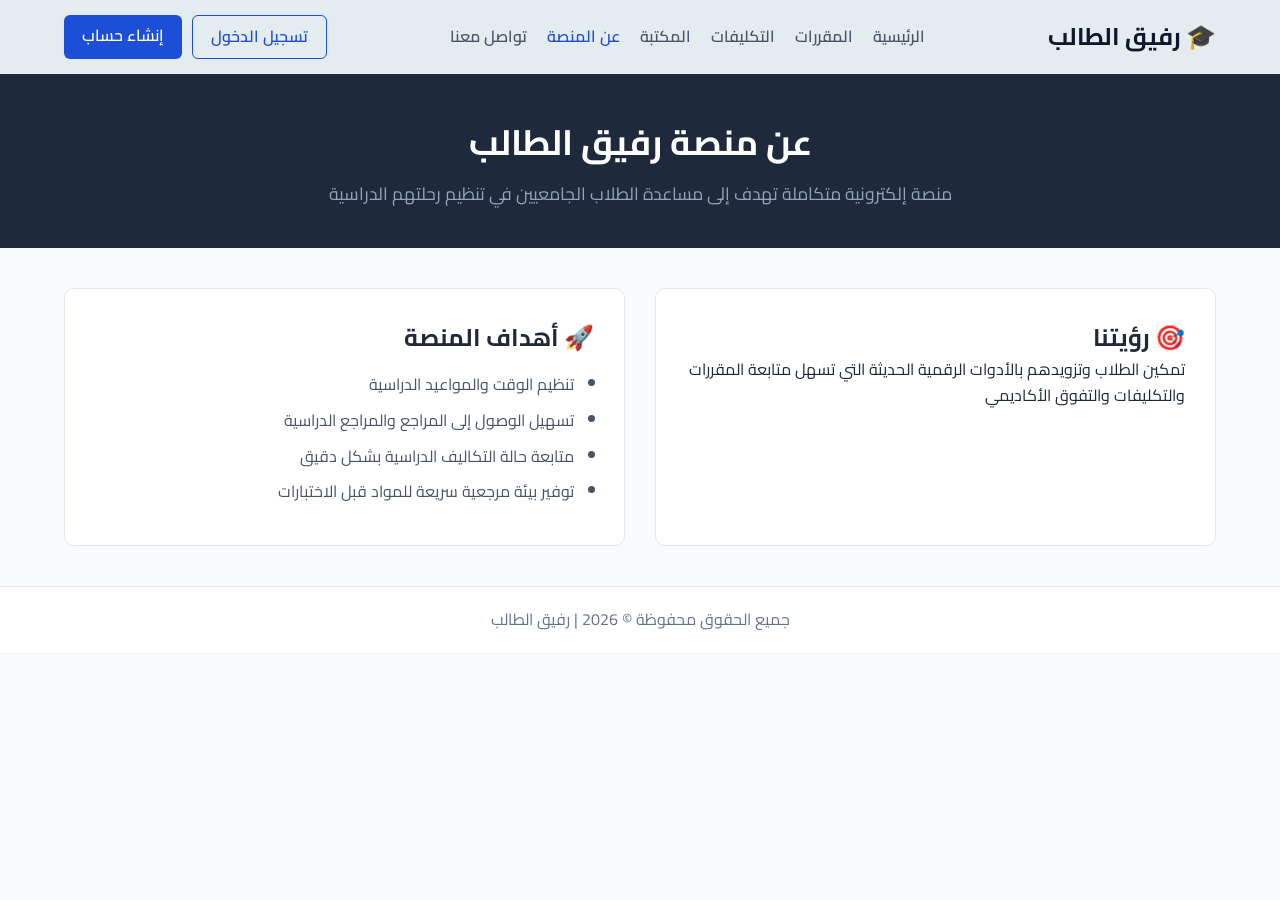
<file: about.html>
<!DOCTYPE html>
<html lang="ar" dir="rtl">

<head>
    <meta charset="UTF-8">
    <meta name="viewport" content="width=device-width, initial-scale=1.0">
    <title>من نحن | رفيق الطالب</title>
    <link rel="stylesheet" href="style.css">
    <link rel="preconnect" href="https://fonts.googleapis.com">
    <link rel="preconnect" href="https://fonts.gstatic.com" crossorigin>
    <link href="https://fonts.googleapis.com/css2?family=Cairo:wght@300;400;600;700&display=swap" rel="stylesheet">
</head>

<body>

    <header>
        <div class="logo">🎓 رفيق الطالب</div>
        <nav>
            <ul>
                <li><a href="index.html">الرئيسية</a></li>
                <li><a href="courses.html">المقررات</a></li>
                <li><a href="assignments.html">التكليفات</a></li>
                <li><a href="library.html">المكتبة</a></li>
                <li><a href="about.html" class="active">عن المنصة</a></li>
                <li><a href="contact.html">تواصل معنا</a></li>
            </ul>
        </nav>
        <div class="buttons">
            <a href="login.html" class="login-btn">تسجيل الدخول</a>
            <a href="register.html" class="register-btn">إنشاء حساب</a>
        </div>
    </header>

    <section class="page-banner">
        <div class="container">
            <h1>عن منصة رفيق الطالب</h1>
            <p>منصة إلكترونية متكاملة تهدف إلى مساعدة الطلاب الجامعيين في تنظيم رحلتهم الدراسية</p>
        </div>
    </section>

    <section class="about-content">
        <div class="container">
            <div class="about-grid">
                
                <div class="about-card">
                    <h2>🎯 رؤيتنا</h2>
                    <p>تمكين الطلاب وتزويدهم بالأدوات الرقمية الحديثة التي تسهل متابعة المقررات والتكليفات والتفوق الأكاديمي</p>
                </div>

                <div class="about-card">
                    <h2>🚀 أهداف المنصة</h2>
                    <ul class="styled-list">
                        <li>تنظيم الوقت والمواعيد الدراسية</li>
                        <li>تسهيل الوصول إلى المراجع والمراجع الدراسية</li>
                        <li>متابعة حالة التكاليف الدراسية بشكل دقيق</li>
                        <li>توفير بيئة مرجعية سريعة للمواد قبل الاختبارات</li>
                    </ul>
                </div>

            </div>
        </div>
    </section>

    <footer>
        <p>جميع الحقوق محفوظة © 2026 | رفيق الطالب</p>
    </footer>

</body>
</html>
</file>
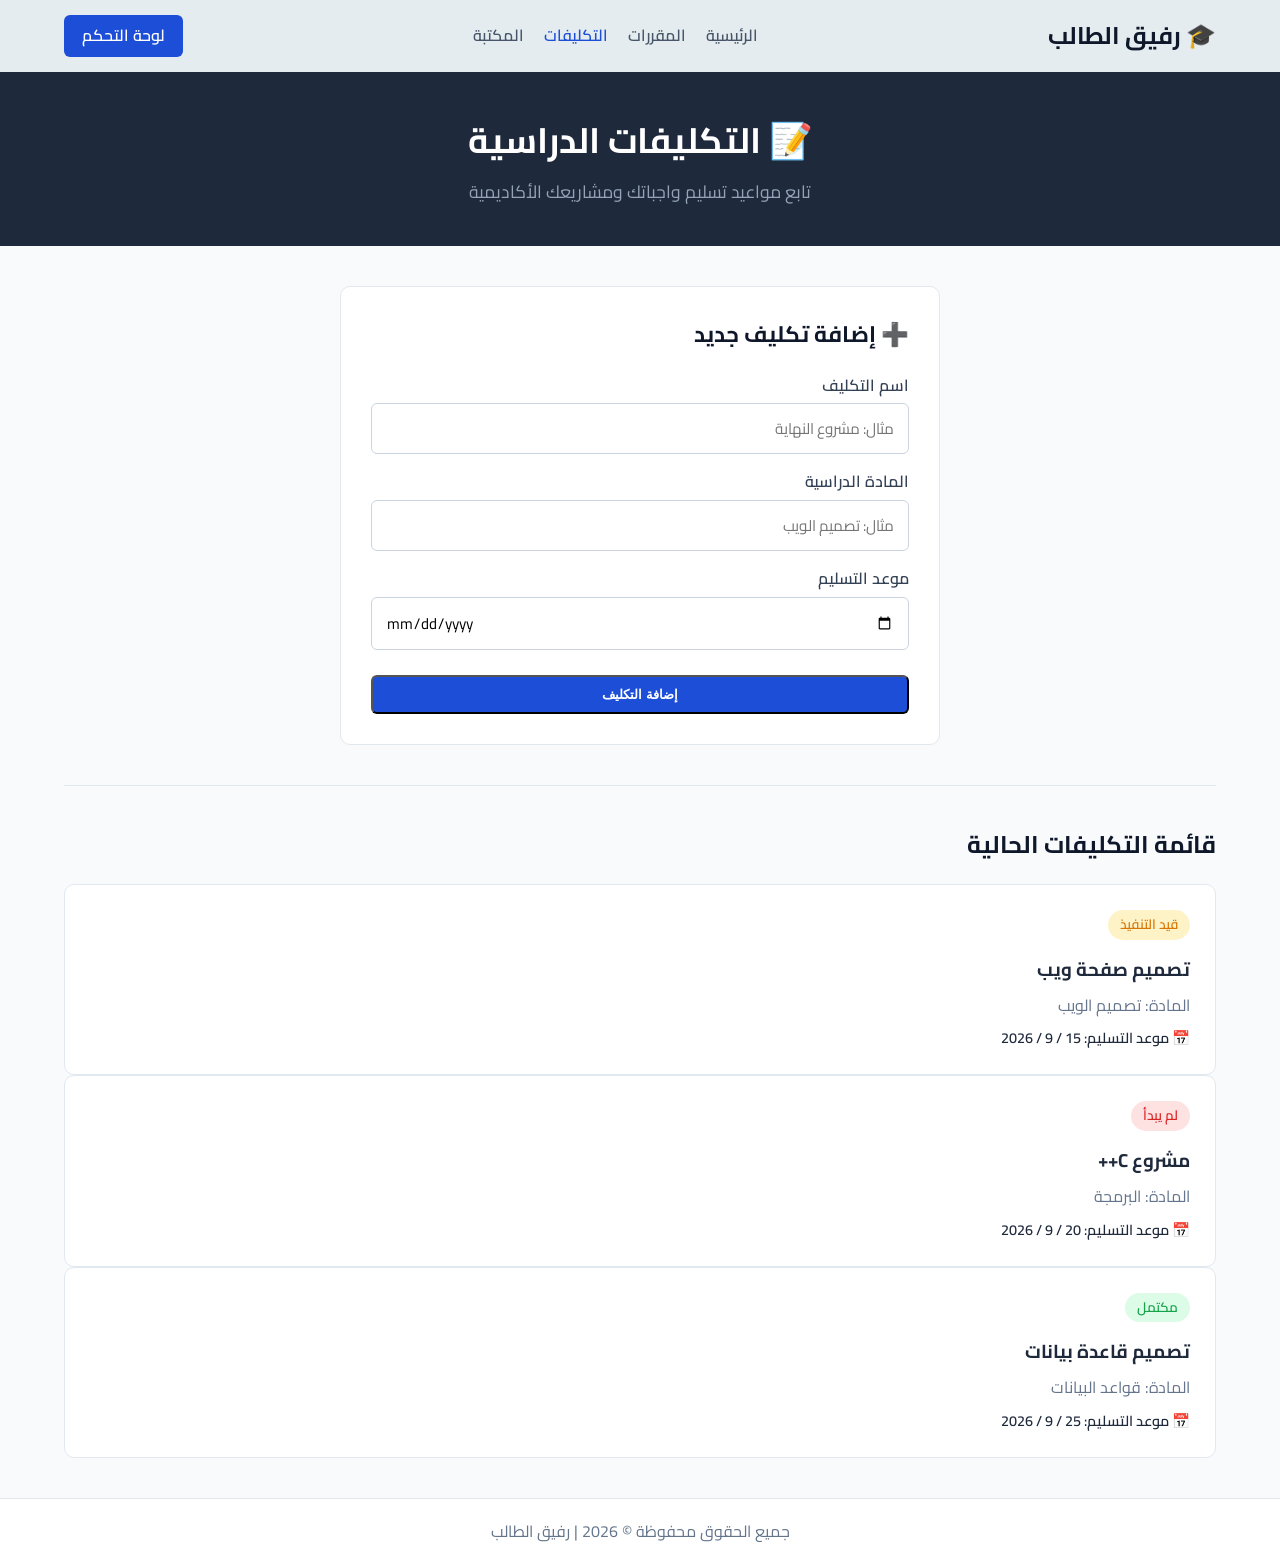
<file: assignments.html>
<!DOCTYPE html>
<html lang="ar" dir="rtl">

<head>
    <meta charset="UTF-8">
    <meta name="viewport" content="width=device-width, initial-scale=1.0">
    <title>التكليفات | رفيق الطالب</title>
    <link rel="stylesheet" href="style.css">
    <link rel="preconnect" href="https://fonts.googleapis.com">
    <link rel="preconnect" href="https://fonts.gstatic.com" crossorigin>
    <link href="https://fonts.googleapis.com/css2?family=Cairo:wght@300;400;600;700&display=swap" rel="stylesheet">
</head>

<body>

    <header>
        <div class="logo">🎓 رفيق الطالب</div>
        <nav>
            <ul>
                <li><a href="index.html">الرئيسية</a></li>
                <li><a href="courses.html">المقررات</a></li>
                <li><a href="assignments.html" class="active">التكليفات</a></li>
                <li><a href="library.html">المكتبة</a></li>
            </ul>
        </nav>
        <div class="buttons">
            <a href="dashboard.html" class="register-btn">لوحة التحكم</a>
        </div>
    </header>

    <section class="page-banner">
        <div class="container">
            <h1>📝 التكليفات الدراسية</h1>
            <p>تابع مواعيد تسليم واجباتك ومشاريعك الأكاديمية</p>
        </div>
    </section>

    <section class="assignments-section">
        <div class="container">
            
            <!-- نموذج إضافة تكليف جديد -->
            <div class="form-wrapper">
                <h2>➕ إضافة تكليف جديد</h2>
                <form id="assignmentsForm" class="custom-form">
                    <div class="form-group">
                        <label for="title">اسم التكليف</label>
                        <input type="text" id="title" placeholder="مثال: مشروع النهاية" required>
                    </div>
                    <div class="form-group">
                        <label for="subject">المادة الدراسية</label>
                        <input type="text" id="subject" placeholder="مثال: تصميم الويب" required>
                    </div>
                    <div class="form-group">
                        <label for="dueData">موعد التسليم</label>
                        <input type="date" id="dueData" required>
                    </div>
                    <button type="submit" class="btn btn-main full-width">إضافة التكليف</button>
                </form>
            </div>

            <hr class="section-divider">

            <!-- قائمة التكليفات -->
            <h2 class="sub-title">قائمة التكليفات الحالية</h2>
            <div class="cards-grid">

                <div class="assignment-card">
                    <div class="status-badge status-progress">قيد التنفيذ</div>
                    <h3>تصميم صفحة ويب</h3>
                    <p class="subject-name">المادة: تصميم الويب</p>
                    <p class="due-date">📅 موعد التسليم: 15 / 9 / 2026</p>
                </div>

                <div class="assignment-card">
                    <div class="status-badge status-pending">لم يبدأ</div>
                    <h3>مشروع C++</h3>
                    <p class="subject-name">المادة: البرمجة</p>
                    <p class="due-date">📅 موعد التسليم: 20 / 9 / 2026</p>
                </div>

                <div class="assignment-card">
                    <div class="status-badge status-done">مكتمل</div>
                    <h3>تصميم قاعدة بيانات</h3>
                    <p class="subject-name">المادة: قواعد البيانات</p>
                    <p class="due-date">📅 موعد التسليم: 25 / 9 / 2026</p>
                </div>

            </div>

        </div>
    </section>

    <footer>
        <p>جميع الحقوق محفوظة © 2026 | رفيق الطالب</p>
    </footer>

</body>
</html>
</file>
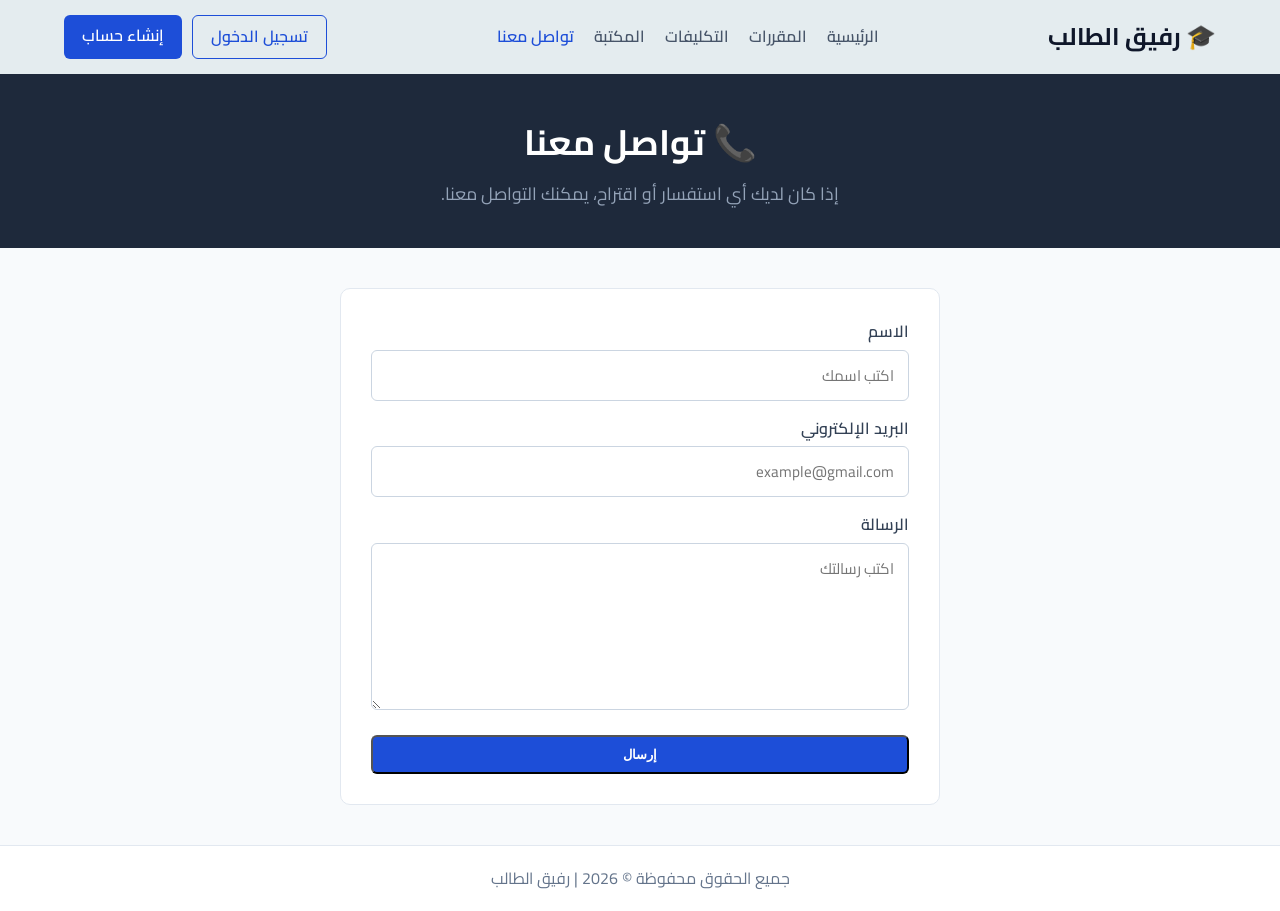
<file: contact.html>
<!DOCTYPE html>
<html lang="ar" dir="rtl">

<head>
    <meta charset="UTF-8">
    <meta name="viewport" content="width=device-width, initial-scale=1.0">
    <title>تواصل معنا | رفيق الطالب</title>
    <link rel="stylesheet" href="style.css">
    <link rel="preconnect" href="https://fonts.googleapis.com">
    <link rel="preconnect" href="https://fonts.gstatic.com" crossorigin>
    <link href="https://fonts.googleapis.com/css2?family=Cairo:wght@300;400;600;700&display=swap" rel="stylesheet">
</head>

<body>

    <header>
        <div class="logo">🎓 رفيق الطالب</div>
        <nav>
            <ul>
                <li><a href="index.html">الرئيسية</a></li>
                <li><a href="courses.html">المقررات</a></li>
                <li><a href="assignments.html">التكليفات</a></li>
                <li><a href="library.html">المكتبة</a></li>
                <li><a href="contact.html" class="active">تواصل معنا</a></li>
            </ul>
        </nav>
        <div class="buttons">
            <a href="login.html" class="login-btn">تسجيل الدخول</a>
            <a href="register.html" class="register-btn">إنشاء حساب</a>
        </div>
    </header>

    <section class="page-banner">
        <div class="container">
            <h1>📞 تواصل معنا</h1>
            <p>إذا كان لديك أي استفسار أو اقتراح، يمكنك التواصل معنا.</p>
        </div>
    </section>

    <section class="contact-section">
        <div class="container">
            <div class="form-wrapper">
                <form class="custom-form">
                    <div class="form-group">
                        <label for="name">الاسم</label>
                        <input type="text" id="name" placeholder="اكتب اسمك" required>
                    </div>
                    <div class="form-group">
                        <label for="email">البريد الإلكتروني</label>
                        <input type="email" id="email" placeholder="example@gmail.com" required>
                    </div>
                    <div class="form-group">
                        <label for="message">الرسالة</label>
                        <textarea id="message" rows="5" placeholder="اكتب رسالتك" required></textarea>
                    </div>
                    <button type="submit" class="btn btn-main full-width">إرسال</button>
                </form>
            </div>
        </div>
    </section>

    <footer>
        <p>جميع الحقوق محفوظة © 2026 | رفيق الطالب</p>
    </footer>

</body>
</html>
</file>
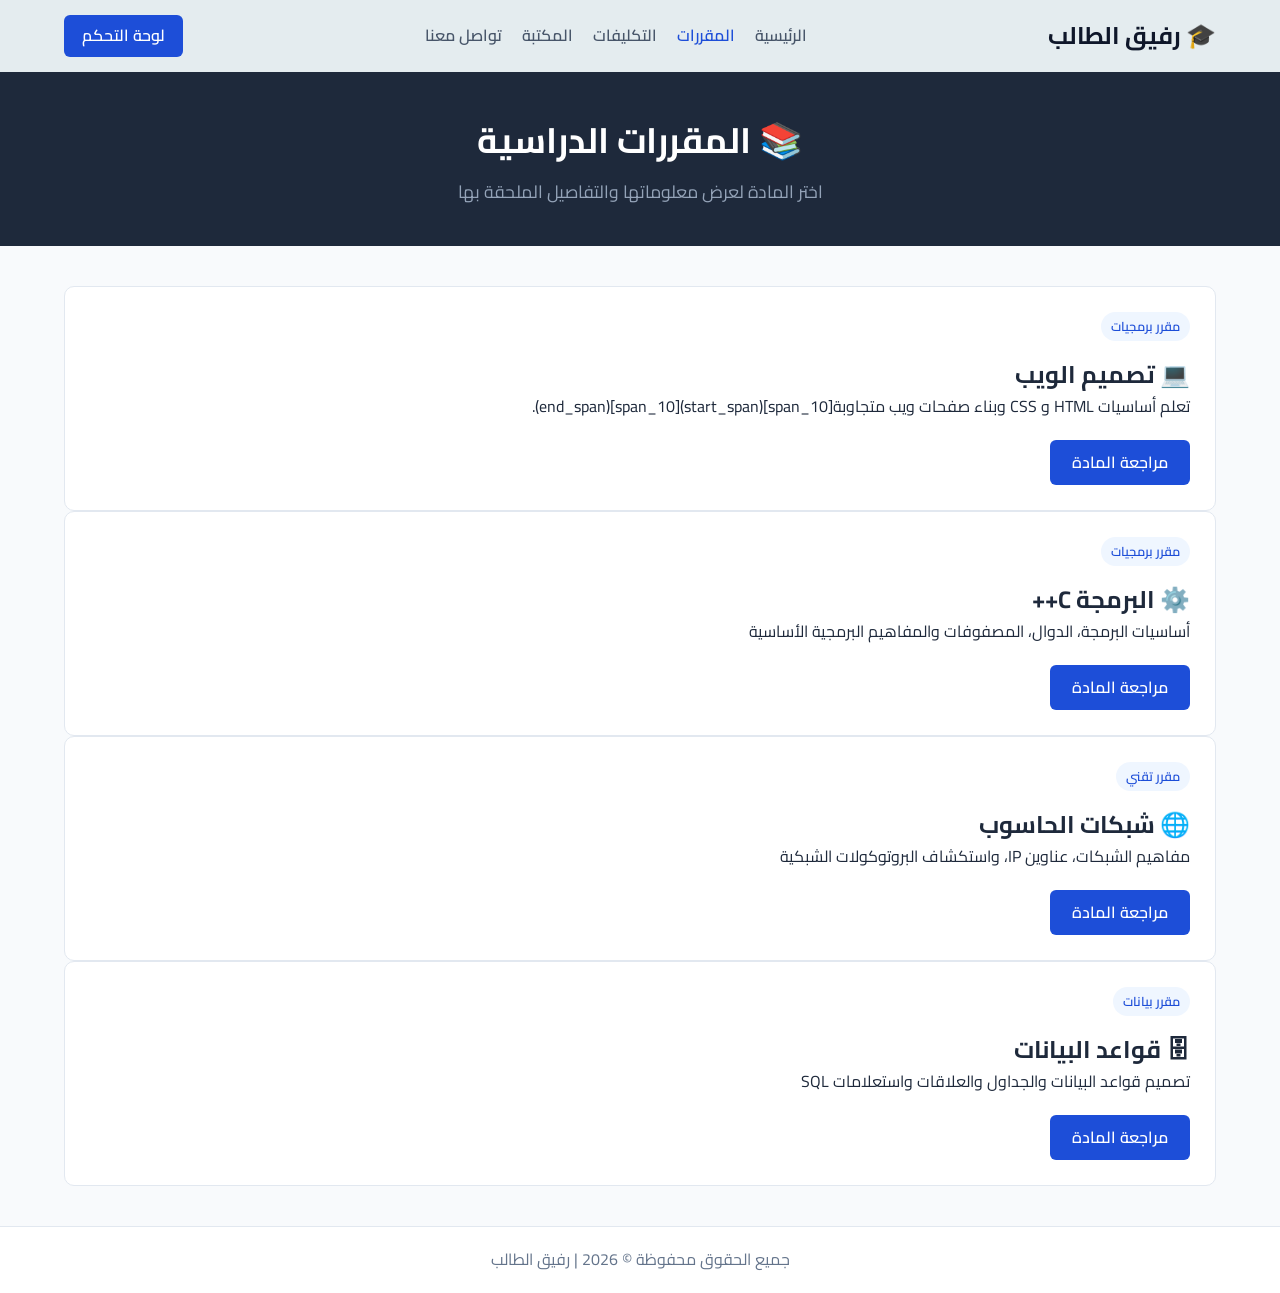
<file: courses.html>
<!DOCTYPE html>
<html lang="ar" dir="rtl">

<head>
    <meta charset="UTF-8">
    <meta name="viewport" content="width=device-width, initial-scale=1.0">
    <title>المقررات | رفيق الطالب</title>
    <link rel="stylesheet" href="style.css">
    <link rel="preconnect" href="https://fonts.googleapis.com">
    <link rel="preconnect" href="https://fonts.gstatic.com" crossorigin>
    <link href="https://fonts.googleapis.com/css2?family=Cairo:wght@300;400;600;700&display=swap" rel="stylesheet">
</head>

<body>

    <header>
        <div class="logo">🎓 رفيق الطالب</div>
        <nav>
            <ul>
                <li><a href="index.html">الرئيسية</a></li>
                <li><a href="courses.html" class="active">المقررات</a></li>
                <li><a href="assignments.html">التكليفات</a></li>
                <li><a href="library.html">المكتبة</a></li>
                <li><a href="contact.html">تواصل معنا</a></li>
            </ul>
        </nav>
        <div class="buttons">
            <a href="dashboard.html" class="register-btn">لوحة التحكم</a>
        </div>
    </header>

    <section class="page-banner">
        <div class="container">
            <h1>📚 المقررات الدراسية</h1>
            <p>اختر المادة لعرض معلوماتها والتفاصيل الملحقة بها</p>
        </div>
    </section>

    <section class="courses-section">
        <div class="container">
            <div class="cards-grid">

                <div class="course-card">
                    <div class="course-badge">مقرر برمجيات</div>
                    <h2>💻 تصميم الويب</h2>
                    <p>تعلم أساسيات HTML و CSS وبناء صفحات ويب متجاوبة[span_10](start_span)[span_10](end_span).</p>
                    <div class="card-footer">
                        <a href="review.html" class="btn btn-main">مراجعة المادة</a>
                    </div>
                </div>

                <div class="course-card">
                    <div class="course-badge">مقرر برمجيات</div>
                    <h2>⚙️ البرمجة C++</h2>
                    <p>أساسيات البرمجة، الدوال، المصفوفات والمفاهيم البرمجية الأساسية</p>
                    <div class="card-footer">
                        <a href="review.html" class="btn btn-main">مراجعة المادة</a>
                    </div>
                </div>

                <div class="course-card">
                    <div class="course-badge">مقرر تقني</div>
                    <h2>🌐 شبكات الحاسوب</h2>
                    <p>مفاهيم الشبكات، عناوين IP، واستكشاف البروتوكولات الشبكية</p>
                    <div class="card-footer">
                        <a href="review.html" class="btn btn-main">مراجعة المادة</a>
                    </div>
                </div>

                <div class="course-card">
                    <div class="course-badge">مقرر بيانات</div>
                    <h2>🗄 قواعد البيانات</h2>
                    <p>تصميم قواعد البيانات والجداول والعلاقات واستعلامات SQL</p>
                    <div class="card-footer">
                        <a href="review.html" class="btn btn-main">مراجعة المادة</a>
                    </div>
                </div>

            </div>
        </div>
    </section>

    <footer>
        <p>جميع الحقوق محفوظة © 2026 | رفيق الطالب</p>
    </footer>

</body>
</html>
</file>
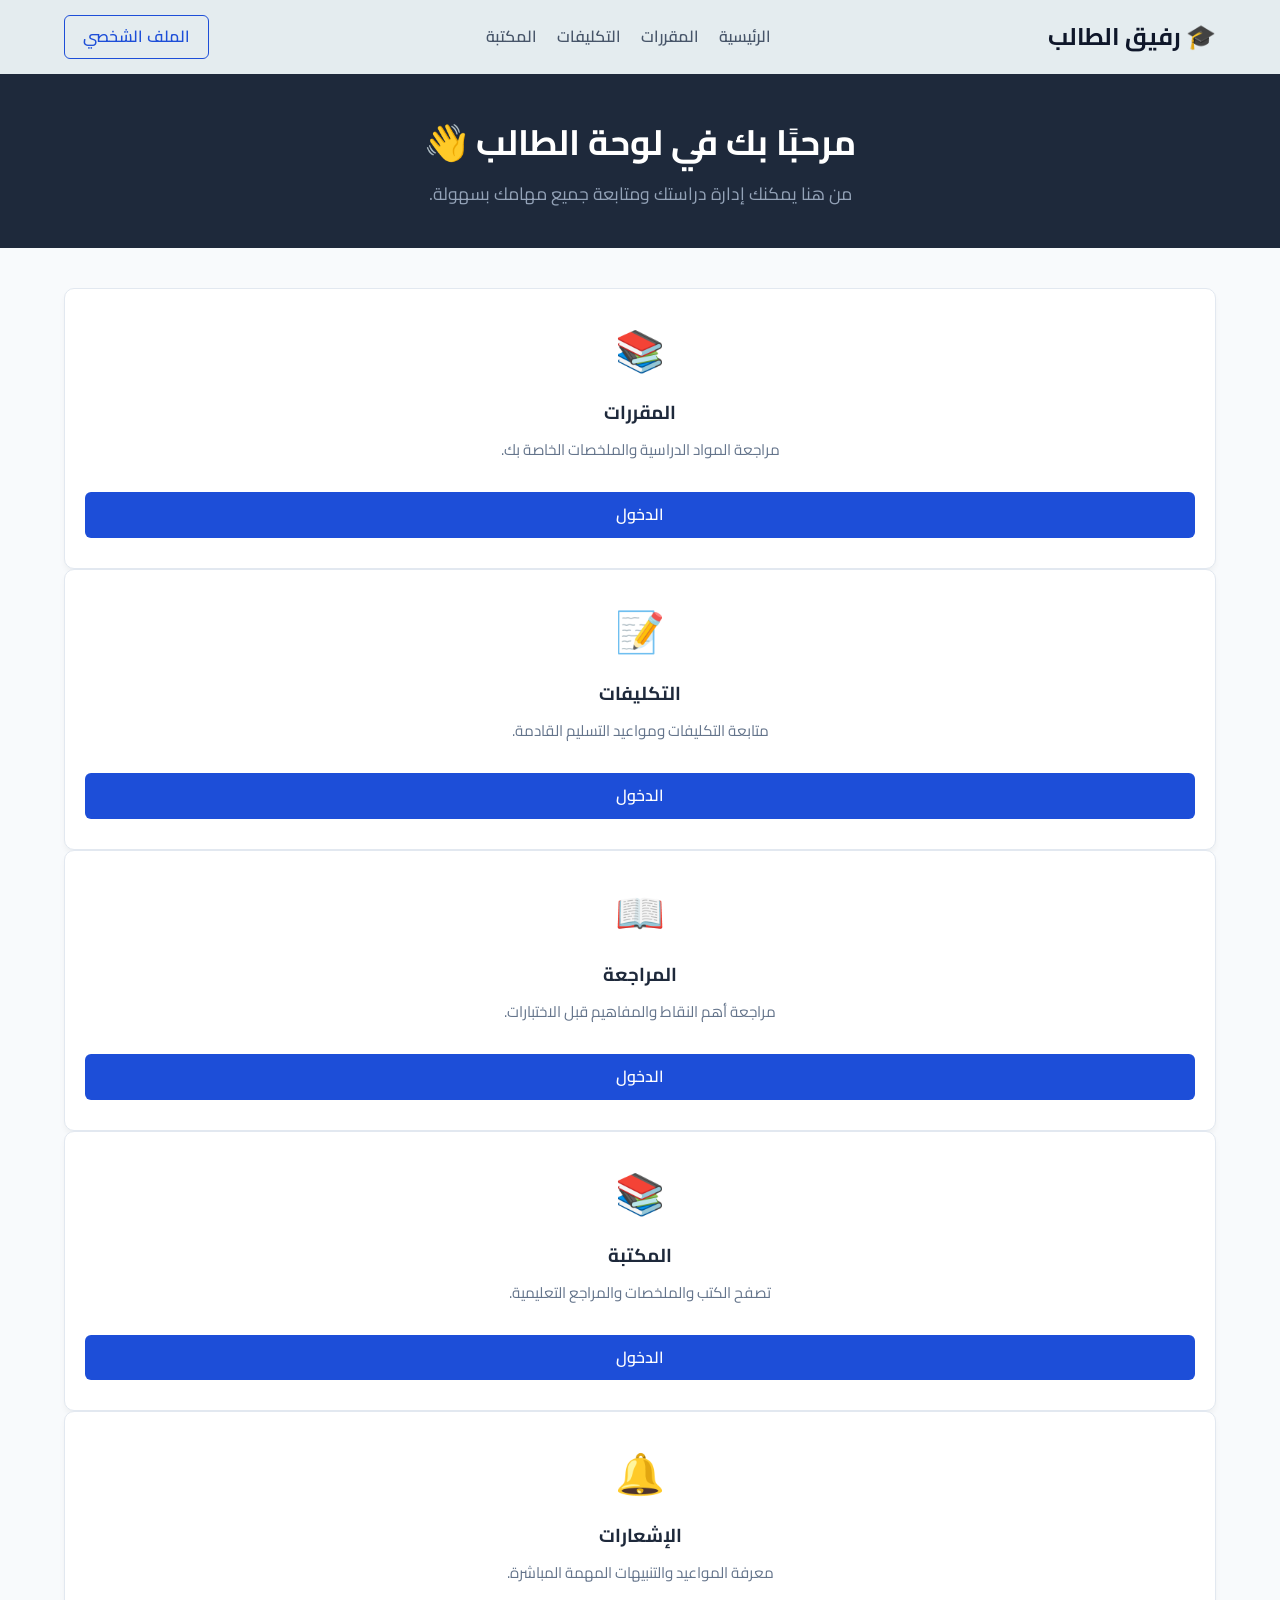
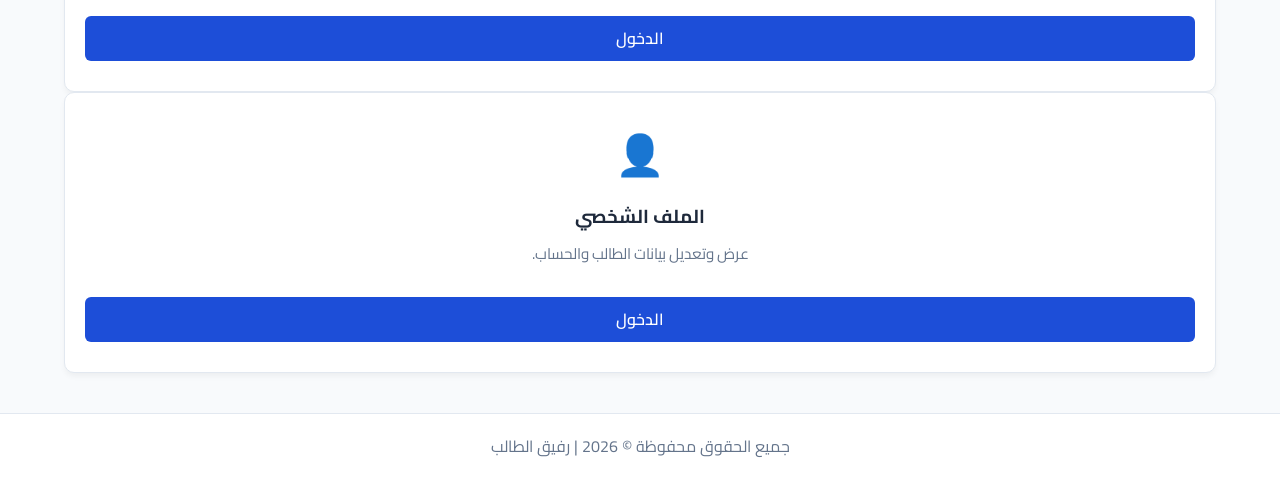
<file: dashboard.html>
<!DOCTYPE html>
<html lang="ar" dir="rtl">

<head>
    <meta charset="UTF-8">
    <meta name="viewport" content="width=device-width, initial-scale=1.0">
    <title>لوحة التحكم | رفيق الطالب</title>
    <link rel="stylesheet" href="style.css">
    <link rel="preconnect" href="https://fonts.googleapis.com">
    <link rel="preconnect" href="https://fonts.gstatic.com" crossorigin>
    <link href="https://fonts.googleapis.com/css2?family=Cairo:wght@300;400;600;700&display=swap" rel="stylesheet">
</head>

<body>

    <header>
        <div class="logo">🎓 رفيق الطالب</div>
        <nav>
            <ul>
                <li><a href="index.html">الرئيسية</a></li>
                <li><a href="courses.html">المقررات</a></li>
                <li><a href="assignments.html">التكليفات</a></li>
                <li><a href="library.html">المكتبة</a></li>
            </ul>
        </nav>
        <div class="buttons">
            <a href="profile.html" class="login-btn">الملف الشخصي</a>
        </div>
    </header>

    <section class="page-banner">
        <div class="container">
            <h1>مرحبًا بك في لوحة الطالب 👋</h1>
            <p>من هنا يمكنك إدارة دراستك ومتابعة جميع مهامك بسهولة.</p>
        </div>
    </section>

    <section class="dashboard-section">
        <div class="container">
            <div class="cards-grid">

                <div class="feature-card">
                    <div class="feature-icon">📚</div>
                    <h3>المقررات</h3>
                    <p>مراجعة المواد الدراسية والملخصات الخاصة بك.</p>
                    <a href="courses.html" class="btn btn-main full-width">الدخول</a>
                </div>

                <div class="feature-card">
                    <div class="feature-icon">📝</div>
                    <h3>التكليفات</h3>
                    <p>متابعة التكليفات ومواعيد التسليم القادمة.</p>
                    <a href="assignments.html" class="btn btn-main full-width">الدخول</a>
                </div>

                <div class="feature-card">
                    <div class="feature-icon">📖</div>
                    <h3>المراجعة</h3>
                    <p>مراجعة أهم النقاط والمفاهيم قبل الاختبارات.</p>
                    <a href="review.html" class="btn btn-main full-width">الدخول</a>
                </div>

                <div class="feature-card">
                    <div class="feature-icon">📚</div>
                    <h3>المكتبة</h3>
                    <p>تصفح الكتب والملخصات والمراجع التعليمية.</p>
                    <a href="library.html" class="btn btn-main full-width">الدخول</a>
                </div>

                <div class="feature-card">
                    <div class="feature-icon">🔔</div>
                    <h3>الإشعارات</h3>
                    <p>معرفة المواعيد والتنبيهات المهمة المباشرة.</p>
                    <a href="notifications.html" class="btn btn-main full-width">الدخول</a>
                </div>

                <div class="feature-card">
                    <div class="feature-icon">👤</div>
                    <h3>الملف الشخصي</h3>
                    <p>عرض وتعديل بيانات الطالب والحساب.</p>
                    <a href="profile.html" class="btn btn-main full-width">الدخول</a>
                </div>

            </div>
        </div>
    </section>

    <footer>
        <p>جميع الحقوق محفوظة © 2026 | رفيق الطالب</p>
    </footer>

</body>
</html>
</file>
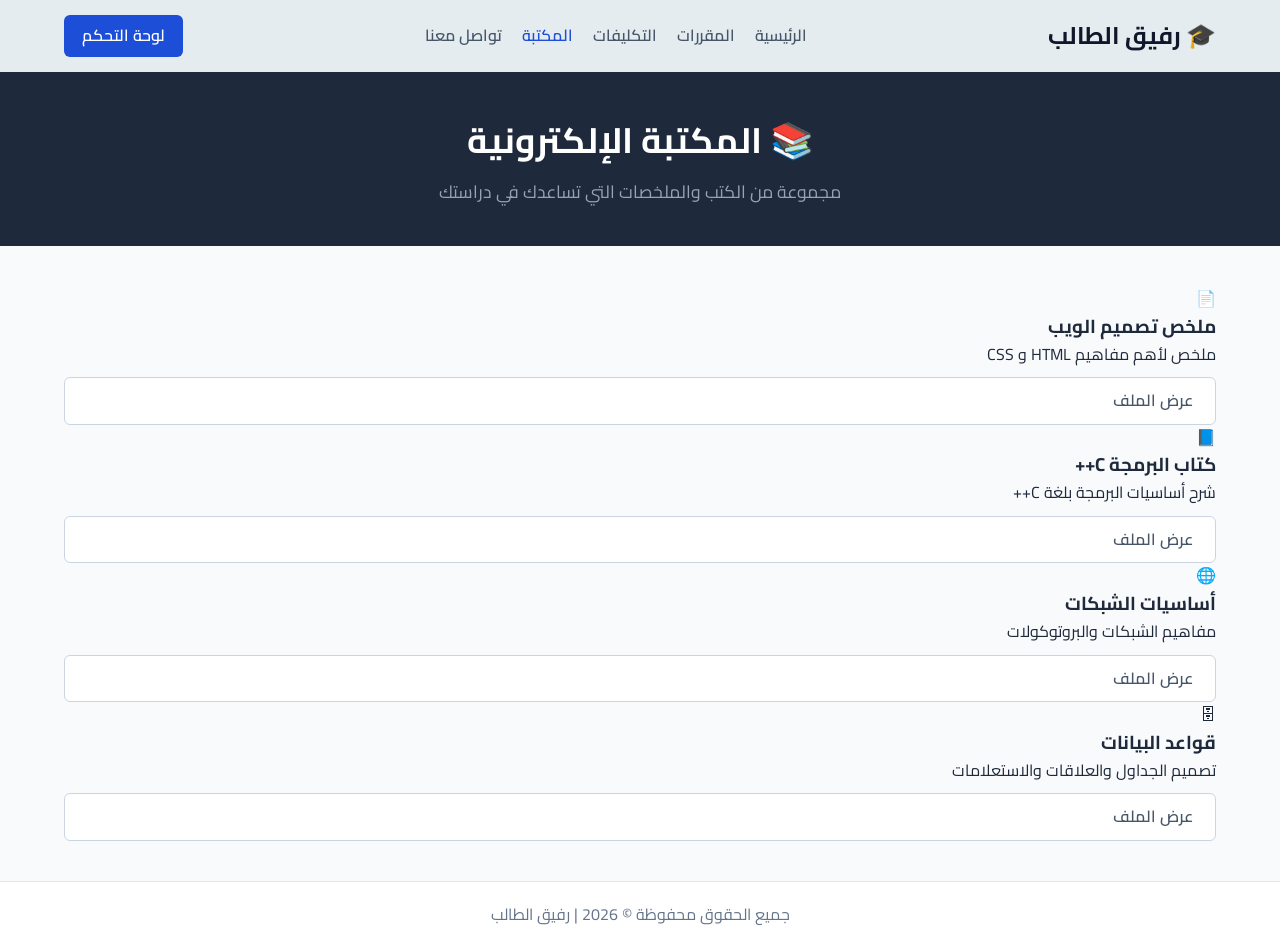
<file: library.html>
<!DOCTYPE html>
<html lang="ar" dir="rtl">

<head>
    <meta charset="UTF-8">
    <meta name="viewport" content="width=device-width, initial-scale=1.0">
    <title>المكتبة الإلكترونية | رفيق الطالب</title>
    <link rel="stylesheet" href="style.css">
    <link rel="preconnect" href="https://fonts.googleapis.com">
    <link rel="preconnect" href="https://fonts.gstatic.com" crossorigin>
    <link href="https://fonts.googleapis.com/css2?family=Cairo:wght@300;400;600;700&display=swap" rel="stylesheet">
</head>

<body>

    <header>
        <div class="logo">🎓 رفيق الطالب</div>
        <nav>
            <ul>
                <li><a href="index.html">الرئيسية</a></li>
                <li><a href="courses.html">المقررات</a></li>
                <li><a href="assignments.html">التكليفات</a></li>
                <li><a href="library.html" class="active">المكتبة</a></li>
                <li><a href="contact.html">تواصل معنا</a></li>
            </ul>
        </nav>
        <div class="buttons">
            <a href="dashboard.html" class="register-btn">لوحة التحكم</a>
        </div>
    </header>

    <section class="page-banner">
        <div class="container">
            <h1>📚 المكتبة الإلكترونية</h1>
            <p>مجموعة من الكتب والملخصات التي تساعدك في دراستك</p>
        </div>
    </section>

    <section class="library-section">
        <div class="container">
            <div class="cards-grid">

                <div class="library-card">
                    <div class="file-icon">📄</div>
                    <h3>ملخص تصميم الويب</h3>
                    <p>ملخص لأهم مفاهيم HTML و CSS</p>
                    <a href="#" class="btn btn-outline full-width">عرض الملف</a>
                </div>

                <div class="library-card">
                    <div class="file-icon">📘</div>
                    <h3>كتاب البرمجة C++</h3>
                    <p>شرح أساسيات البرمجة بلغة C++</p>
                    <a href="#" class="btn btn-outline full-width">عرض الملف</a>
                </div>

                <div class="library-card">
                    <div class="file-icon">🌐</div>
                    <h3>أساسيات الشبكات</h3>
                    <p>مفاهيم الشبكات والبروتوكولات</p>
                    <a href="#" class="btn btn-outline full-width">عرض الملف</a>
                </div>

                <div class="library-card">
                    <div class="file-icon">🗄</div>
                    <h3>قواعد البيانات</h3>
                    <p>تصميم الجداول والعلاقات والاستعلامات</p>
                    <a href="#" class="btn btn-outline full-width">عرض الملف</a>
                </div>

            </div>
        </div>
    </section>

    <footer>
        <p>جميع الحقوق محفوظة © 2026 | رفيق الطالب</p>
    </footer>

</body>
</html>
</file>
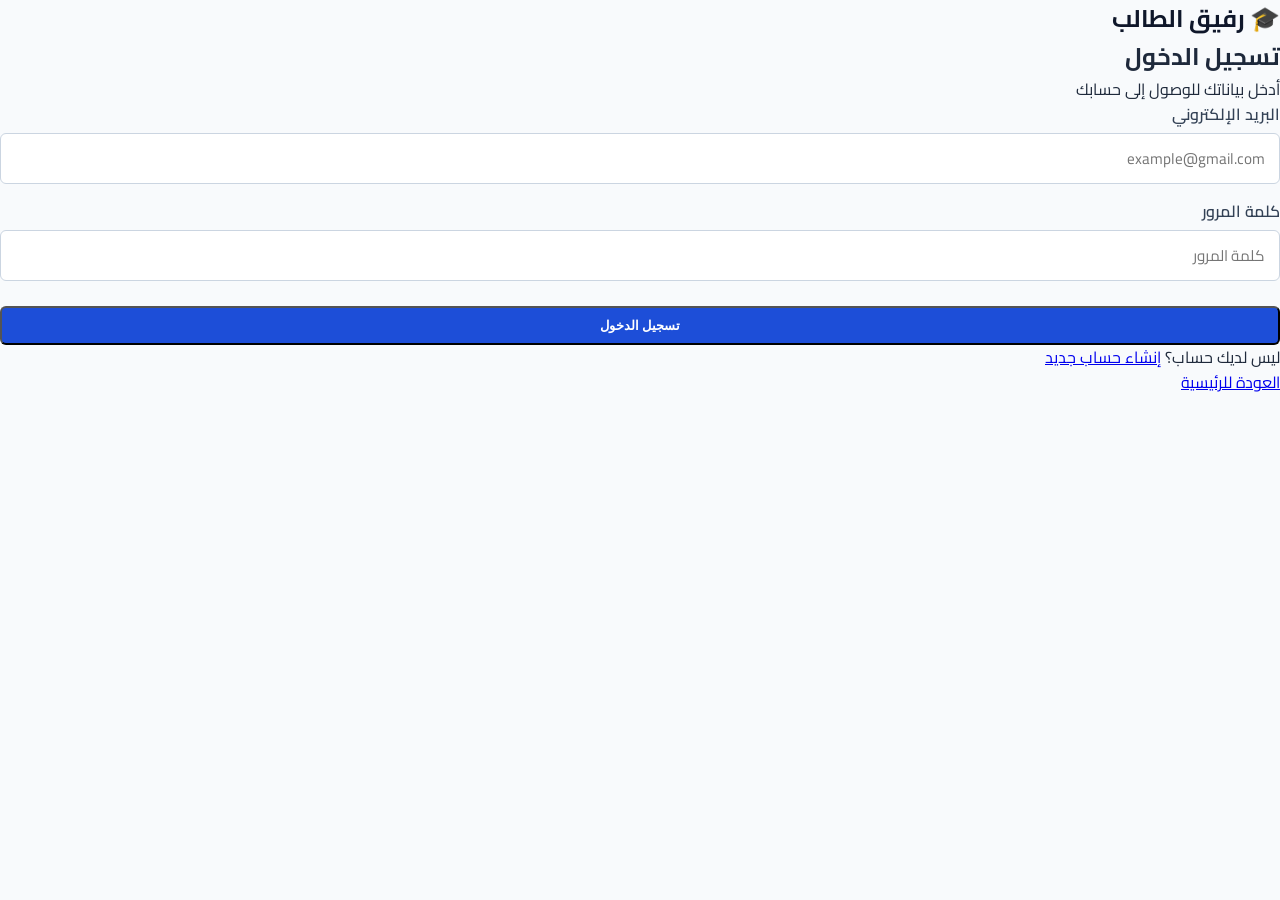
<file: login.html>
<!DOCTYPE html>
<html lang="ar" dir="rtl">

<head>
    <meta charset="UTF-8">
    <meta name="viewport" content="width=device-width, initial-scale=1.0">
    <title>تسجيل الدخول | رفيق الطالب</title>
    <link rel="stylesheet" href="style.css">
    <link rel="preconnect" href="https://fonts.googleapis.com">
    <link rel="preconnect" href="https://fonts.gstatic.com" crossorigin>
    <link href="https://fonts.googleapis.com/css2?family=Cairo:wght@300;400;600;700&display=swap" rel="stylesheet">
</head>

<body class="auth-body">

    <div class="auth-card">
        <div class="logo">🎓 رفيق الطالب</div>
        <h2>تسجيل الدخول</h2>
        <p class="auth-subtitle">أدخل بياناتك للوصول إلى حسابك</p>

        <form class="custom-form">
            <div class="form-group">
                <label for="login-email">البريد الإلكتروني</label>
                <input type="email" id="login-email" placeholder="example@gmail.com" required>
            </div>

            <div class="form-group">
                <label for="login-password">كلمة المرور</label>
                <input type="password" id="login-password" placeholder="كلمة المرور" required>
            </div>

            <button type="submit" class="btn btn-main full-width">تسجيل الدخول</button>
        </form>

        <p class="auth-footer">
            ليس لديك حساب؟ <a href="register.html">إنشاء حساب جديد</a>
        </p>
        <div class="back-home">
            <a href="index.html">العودة للرئيسية</a>
        </div>
    </div>

</body>
</html>
</file>
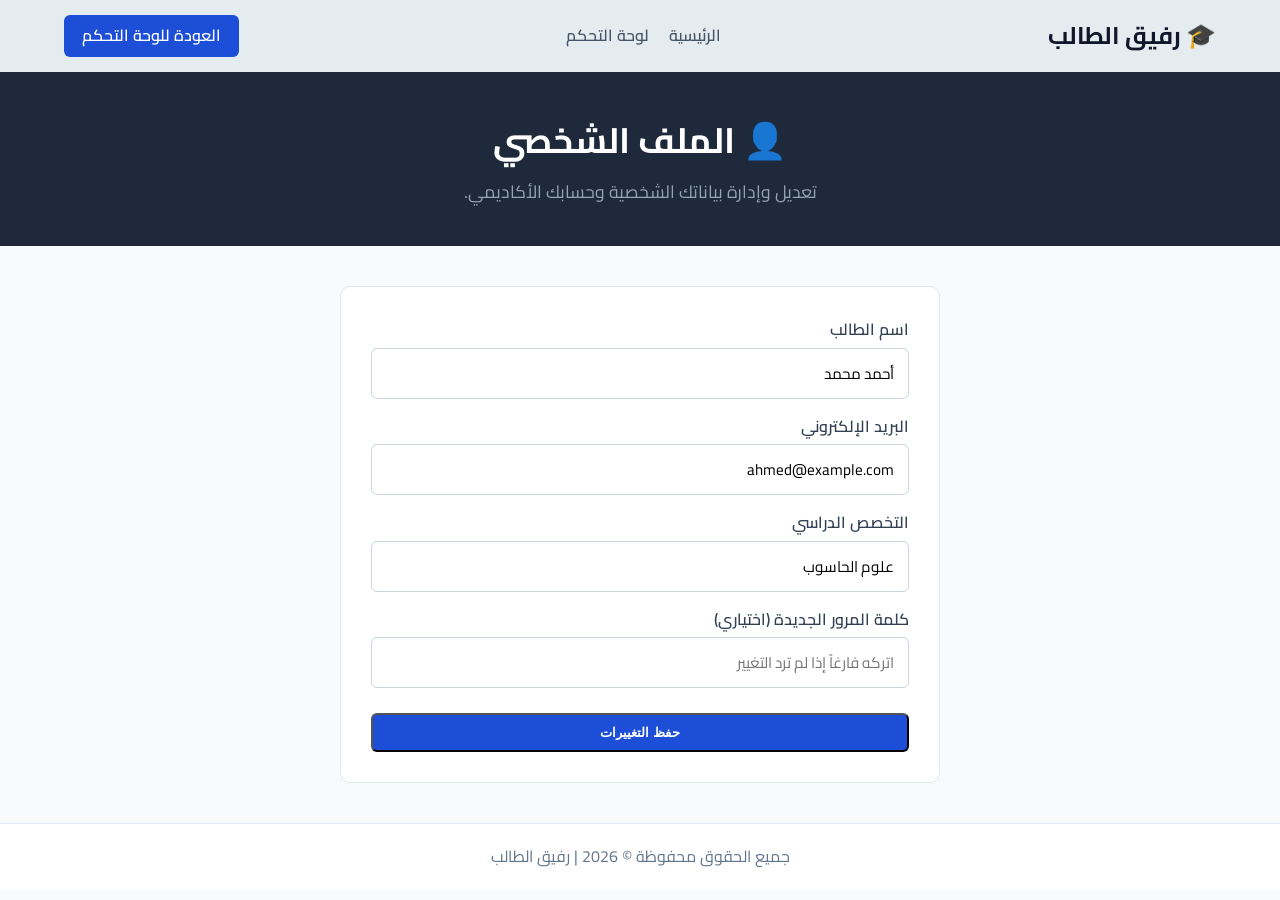
<file: profile.html>
<!DOCTYPE html>
<html lang="ar" dir="rtl">

<head>
    <meta charset="UTF-8">
    <meta name="viewport" content="width=device-width, initial-scale=1.0">
    <title>الملف الشخصي | رفيق الطالب</title>
    <link rel="stylesheet" href="style.css">
    <link rel="preconnect" href="https://fonts.googleapis.com">
    <link rel="preconnect" href="https://fonts.gstatic.com" crossorigin>
    <link href="https://fonts.googleapis.com/css2?family=Cairo:wght@300;400;600;700&display=swap" rel="stylesheet">
</head>

<body>

    <header>
        <div class="logo">🎓 رفيق الطالب</div>
        <nav>
            <ul>
                <li><a href="index.html">الرئيسية</a></li>
                <li><a href="dashboard.html">لوحة التحكم</a></li>
            </ul>
        </nav>
        <div class="buttons">
            <a href="dashboard.html" class="register-btn">العودة للوحة التحكم</a>
        </div>
    </header>

    <section class="page-banner">
        <div class="container">
            <h1>👤 الملف الشخصي</h1>
            <p>تعديل وإدارة بياناتك الشخصية وحسابك الأكاديمي.</p>
        </div>
    </section>

    <section class="profile-section">
        <div class="container">
            <div class="form-wrapper">
                <form class="custom-form">
                    <div class="form-group">
                        <label for="prof-name">اسم الطالب</label>
                        <input type="text" id="prof-name" value="أحمد محمد" required>
                    </div>

                    <div class="form-group">
                        <label for="prof-email">البريد الإلكتروني</label>
                        <input type="email" id="prof-email" value="ahmed@example.com" required>
                    </div>

                    <div class="form-group">
                        <label for="prof-major">التخصص الدراسي</label>
                        <input type="text" id="prof-major" value="علوم الحاسوب" required>
                    </div>

                    <div class="form-group">
                        <label for="prof-pass">كلمة المرور الجديدة (اختياري)</label>
                        <input type="password" id="prof-pass" placeholder="اتركه فارغاً إذا لم ترد التغيير">
                    </div>

                    <button type="submit" class="btn btn-main full-width">حفظ التغييرات</button>
                </form>
            </div>
        </div>
    </section>

    <footer>
        <p>جميع الحقوق محفوظة © 2026 | رفيق الطالب</p>
    </footer>

</body>
</html>
</file>
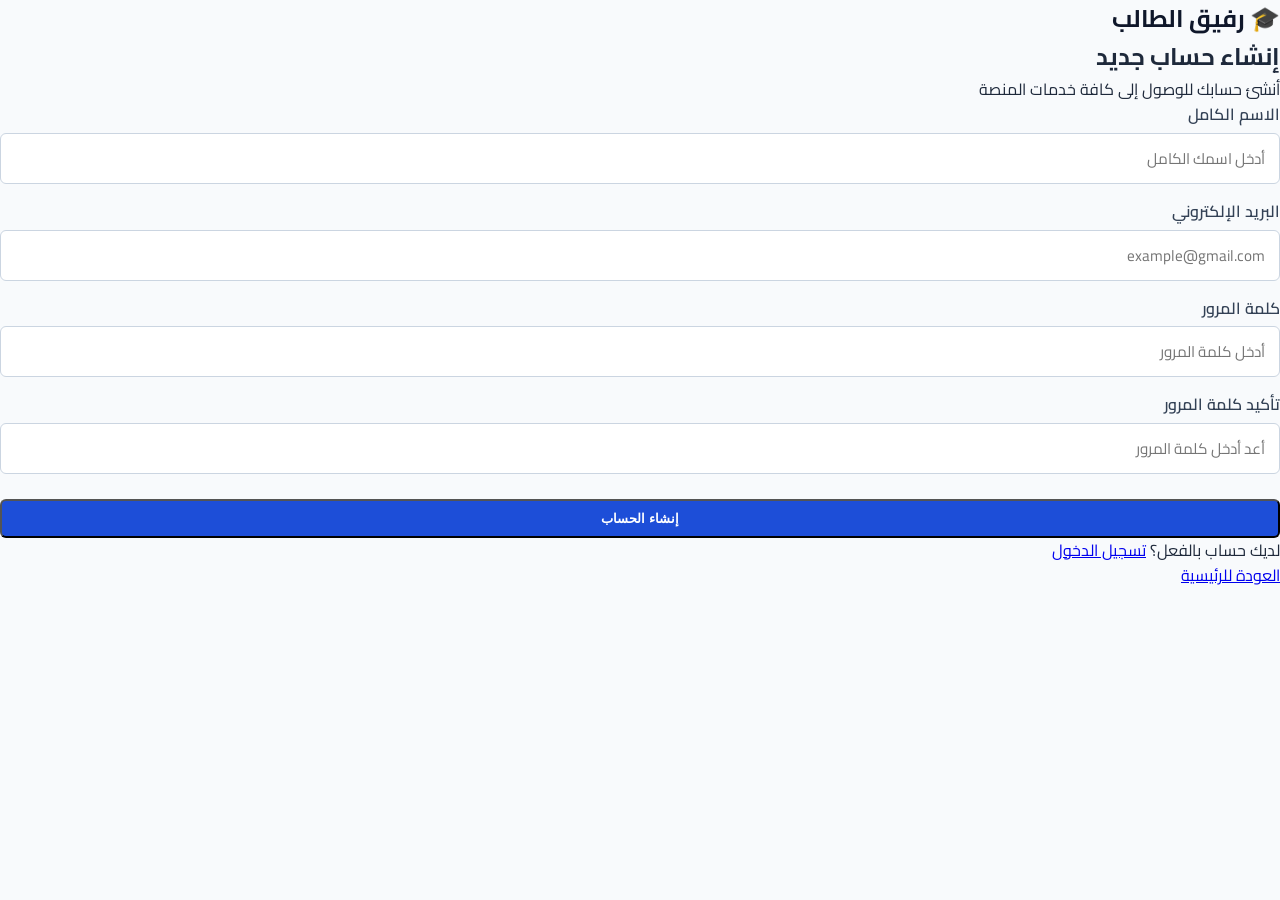
<file: register.html>
<!DOCTYPE html>
<html lang="ar" dir="rtl">

<head>
    <meta charset="UTF-8">
    <meta name="viewport" content="width=device-width, initial-scale=1.0">
    <title>إنشاء حساب جديد | رفيق الطالب</title>
    <link rel="stylesheet" href="style.css">
    <link rel="preconnect" href="https://fonts.googleapis.com">
    <link rel="preconnect" href="https://fonts.gstatic.com" crossorigin>
    <link href="https://fonts.googleapis.com/css2?family=Cairo:wght@300;400;600;700&display=swap" rel="stylesheet">
</head>

<body class="auth-body">

    <div class="auth-card">
        <div class="logo">🎓 رفيق الطالب</div>
        <h2>إنشاء حساب جديد</h2>
        <p class="auth-subtitle">أنشئ حسابك للوصول إلى كافة خدمات المنصة</p>

        <form class="custom-form">
            <div class="form-group">
                <label for="reg-name">الاسم الكامل</label>
                <input type="text" id="reg-name" placeholder="أدخل اسمك الكامل" required>
            </div>

            <div class="form-group">
                <label for="reg-email">البريد الإلكتروني</label>
                <input type="email" id="reg-email" placeholder="example@gmail.com" required>
            </div>

            <div class="form-group">
                <label for="reg-password">كلمة المرور</label>
                <input type="password" id="reg-password" placeholder="أدخل كلمة المرور" required>
            </div>

            <div class="form-group">
                <label for="reg-confirm">تأكيد كلمة المرور</label>
                <input type="password" id="reg-confirm" placeholder="أعد أدخل كلمة المرور" required>
            </div>

            <button type="submit" class="btn btn-main full-width">إنشاء الحساب</button>
        </form>

        <p class="auth-footer">
            لديك حساب بالفعل؟ <a href="login.html">تسجيل الدخول</a>
        </p>
        <div class="back-home">
            <a href="index.html">العودة للرئيسية</a>
        </div>
    </div>

</body>
</html>
</file>
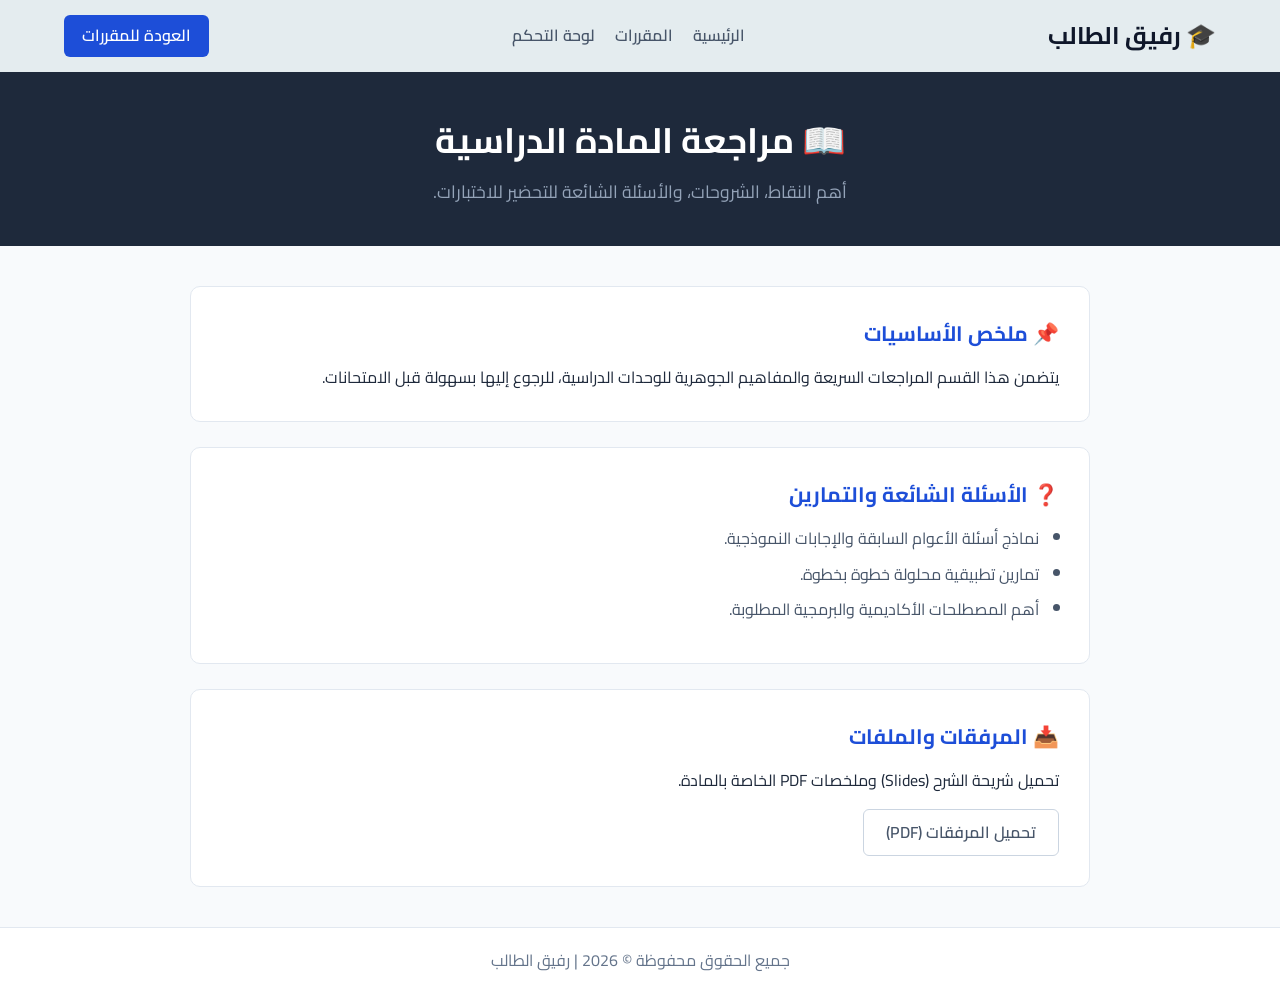
<file: review.html>
<!DOCTYPE html>
<html lang="ar" dir="rtl">

<head>
    <meta charset="UTF-8">
    <meta name="viewport" content="width=device-width, initial-scale=1.0">
    <title>مراجعة المادة | رفيق الطالب</title>
    <link rel="stylesheet" href="style.css">
    <link rel="preconnect" href="https://fonts.googleapis.com">
    <link rel="preconnect" href="https://fonts.gstatic.com" crossorigin>
    <link href="https://fonts.googleapis.com/css2?family=Cairo:wght@300;400;600;700&display=swap" rel="stylesheet">
</head>

<body>

    <header>
        <div class="logo">🎓 رفيق الطالب</div>
        <nav>
            <ul>
                <li><a href="index.html">الرئيسية</a></li>
                <li><a href="courses.html">المقررات</a></li>
                <li><a href="dashboard.html">لوحة التحكم</a></li>
            </ul>
        </nav>
        <div class="buttons">
            <a href="courses.html" class="register-btn">العودة للمقررات</a>
        </div>
    </header>

    <section class="page-banner">
        <div class="container">
            <h1>📖 مراجعة المادة الدراسية</h1>
            <p>أهم النقاط، الشروحات، والأسئلة الشائعة للتحضير للاختبارات.</p>
        </div>
    </section>

    <section class="review-section">
        <div class="container">
            <div class="review-content">
                
                <div class="about-card review-box">
                    <h2>📌 ملخص الأساسيات</h2>
                    <p>يتضمن هذا القسم المراجعات السريعة والمفاهيم الجوهرية للوحدات الدراسية، للرجوع إليها بسهولة قبل الامتحانات.</p>
                </div>

                <div class="about-card review-box">
                    <h2>❓ الأسئلة الشائعة والتمارين</h2>
                    <ul class="styled-list">
                        <li>نماذج أسئلة الأعوام السابقة والإجابات النموذجية.</li>
                        <li>تمارين تطبيقية محلولة خطوة بخطوة.</li>
                        <li>أهم المصطلحات الأكاديمية والبرمجية المطلوبة.</li>
                    </ul>
                </div>

                <div class="about-card review-box">
                    <h2>📥 المرفقات والملفات</h2>
                    <p>تحميل شريحة الشرح (Slides) وملخصات PDF الخاصة بالمادة.</p>
                    <a href="#" class="btn btn-outline" style="margin-top: 15px;">تحميل المرفقات (PDF)</a>
                </div>

            </div>
        </div>
    </section>

    <footer>
        <p>جميع الحقوق محفوظة © 2026 | رفيق الطالب</p>
    </footer>

</body>
</html>
</file>
<file: style.css>
/* --- التنسيقات العامة والخط --- */
* {
    box-sizing: border-box;
    margin: 0;
    padding: 0;
}     

body {
    font-family: 'Cairo', sans-serif;
    background-color: #f8fafc;
    color: #1e293b;
    line-height: 1.6;
}

.container {
    width: 90%;
    max-width: 1200px;
    margin: 0 auto;
}

/* --- تنسيقات الهيدر (Header) --- */
header {
    display: flex;
    justify-content: space-between;
    align-items: center;
    padding: 15px 5%;
    background-color: #618c9322;
    box-shadow: 0 2px 10px rgba(5, 13, 56, 0.524);
}

.logo {
    font-size: 1.5rem;
    font-weight: 700;
    color: #0f172a;
}

header nav ul {
    display: flex;
    list-style: none;
    gap: 20px;
}

header nav a {
    text-decoration: none;
    color: #475569;
    font-weight: 600;
    transition: color 0.3s;
}

header nav a:hover,
header nav a.active {
    color: #1d4ed8;
}

.buttons {
    display: flex;
    gap: 10px;
}

.login-btn, .register-btn {
    text-decoration: none;
    padding: 8px 18px;
    border-radius: 6px;
    font-weight: 600;
    transition: all 0.3s;
}

.login-btn {
    color: #1d4ed8;
    border: 1px solid #1d4ed8;
}

.login-btn:hover {
    background-color: #eff6ff;
}

.register-btn {
    background-color: #1d4ed8;
    color: #ffffff;
}

.register-btn:hover {
    background-color: #1e40af;
}

/* --- قسم البطل (Hero Section) --- */
.hero-section {
    background: linear-gradient(135deg, #ffffff 0%, #f1f5f9 100%);
    padding: 60px 0;
    border-bottom: 1px solid #e2e8f0;
}

.hero-container {
    display: flex;
    align-items: center;
    justify-content: space-between;
    gap: 40px;
    flex-wrap: wrap;
}

.hero-text {
    flex: 1;
    min-width: 300px;
}

.hero-text h1 {
    font-size: 2.5rem;
    color: #0f172a;
    margin-bottom: 10px;
    font-weight: 700;
}

.hero-subtitle {
    font-size: 1.25rem;
    color: #3b82f6;
    margin-bottom: 25px;
    font-weight: 600;
}

.hero-buttons {
    display: flex;
    gap: 15px;
}

.btn {
    padding: 10px 22px;
    border-radius: 6px;
    text-decoration: none;
    font-weight: 600;
    display: inline-block;
    transition: background 0.3s;
}

.btn-main {
    background-color: #1d4ed8;
    color: #ffffff;
}

.btn-main:hover {
    background-color: #1e40af;
}

.btn-outline {
    border: 1px solid #cbd5e1;
    color: #475569;
    background-color: #ffffff;
}

.btn-outline:hover {
    background-color: #f8fafc;
}

.hero-image {
    flex: 1;
    min-width: 300px;
}

.hero-image img {
    width: 100%;
    height: auto;
    border-radius: 12px;
    box-shadow: 0 10px 25px rgba(0, 0, 0, 0.08);
}

/* --- قسم الكروت والخدمات (Features Grid) --- */
.features-section {
    padding: 60px 0;
}

.section-title {
    text-align: center;
    font-size: 1.8rem;
    color: #0f172a;
    margin-bottom: 40px;
}

.features-grid {
    display: grid;
    grid-template-columns: repeat(auto-fit, minmax(280px, 1fr));
    gap: 25px;
}

.feature-card {
    background-color: #ffffff;
    padding: 30px 20px;
    border-radius: 10px;
    border: 1px solid #e2e8f0;
    text-align: center;
    box-shadow: 0 4px 6px -1px rgba(0, 0, 0, 0.05);
    transition: transform 0.3s, box-shadow 0.3s;
}

.feature-card:hover {
    transform: translateY(-5px);
    box-shadow: 0 10px 15px -3px rgba(0, 0, 0, 0.1);
}

.feature-icon {
    font-size: 2.5rem;
    margin-bottom: 15px;
}

.feature-card h3 {
    margin-bottom: 10px;
    color: #1e293b;
}

.feature-card p {
    color: #64748b;
    font-size: 0.95rem;
    margin-bottom: 20px;
}

.card-btn {
    text-decoration: none;
    color: #1d4ed8;
    font-weight: 600;
    display: inline-block;
}

/* --- ذيل الصفحة (Footer) --- */
footer {
    text-align: center;
    padding: 20px;
    background-color: #ffffff;
    border-top: 1px solid #e2e8f0;
    color: #64748b;
    margin-top: 40px;
}
.page-banner {
    background: #1e293b;
    color: #ffffff;
    padding: 40px 0;
    text-align: center;
    margin-bottom: 40px;
}

.page-banner h1 {
    font-size: 2.2rem;
    margin-bottom: 10px;
}

.page-banner p {
    color: #94a3b8;
    font-size: 1.1rem;
}

.sub-title {
    margin: 30px 0 20px 0;
    color: #0f172a;
}

/* --- بطاقات صفحة من نحن --- */
.about-grid {
    display: grid;
    grid-template-columns: repeat(auto-fit, minmax(300px, 1fr));
    gap: 30px;
}

.about-card {
    background-color: #ffffff;
    padding: 30px;
    border-radius: 10px;
    border: 1px solid #e2e8f0;
}

.styled-list {
    margin-top: 15px;
    padding-right: 20px;
}

.styled-list li {
    margin-bottom: 10px;
    color: #475569;
}

/* --- بطاقات المقررات --- */
.course-card {
    background-color: #ffffff;
    border: 1px solid #e2e8f0;
    border-radius: 10px;
    padding: 25px;
    position: relative;
    display: flex;
    flex-direction: column;
    justify-content: space-between;
}

.course-badge {
    align-self: flex-start;
    background-color: #eff6ff;
    color: #1d4ed8;
    font-size: 0.8rem;
    font-weight: 600;
    padding: 4px 10px;
    border-radius: 20px;
    margin-bottom: 15px;
}

.card-footer {
    margin-top: 20px;
}

/* --- بطاقات التكليفات والنماذج --- */
.form-wrapper {
    background-color: #ffffff;
    padding: 30px;
    border-radius: 10px;
    border: 1px solid #e2e8f0;
    max-width: 600px;
    margin: 0 auto 40px auto;
}

.form-wrapper h2 {
    margin-bottom: 20px;
    font-size: 1.4rem;
    color: #0f172a;
}

.custom-form .form-group {
    margin-bottom: 15px;
    display: flex;
    flex-direction: column;
    gap: 5px;
}

.custom-form label {
    font-weight: 600;
    color: #334155;
}

.custom-form input,
.custom-form textarea {
    padding: 10px 14px;
    border: 1px solid #cbd5e1;
    border-radius: 6px;
    font-family: inherit;
    font-size: 0.95rem;
}

.custom-form input:focus {
    outline: none;
    border-color: #1d4ed8;
}

.full-width {
    width: 100%;
    margin-top: 10px;
    cursor: pointer;
}

.section-divider {
    border: 0;
    height: 1px;
    background-color: #e2e8f0;
    margin: 40px 0;
}

.assignment-card {
    background-color: #ffffff;
    padding: 25px;
    border-radius: 10px;
    border: 1px solid #e2e8f0;
    position: relative;
}

.status-badge {
    display: inline-block;
    padding: 4px 12px;
    border-radius: 20px;
    font-size: 0.85rem;
    font-weight: 600;
    margin-bottom: 15px;
}

.status-progress {
    background-color: #fef3c7;
    color: #d97706;
}

.status-pending {
    background-color: #fee2e2;
    color: #dc2626;
}

.status-done {
    background-color: #dcfce7;
    color: #16a34a;
}

.subject-name {
    color: #64748b;
    margin: 8px 0;
}

.due-date {
    font-weight: 600;
    color: #1e293b;
    font-size: 0.9rem;
}
.review-content {
    display: flex;
    flex-direction: column;
    gap: 25px;
    max-width: 900px;
    margin: 0 auto;
}

.review-box h2 {
    color: #1d4ed8;
    font-size: 1.3rem;
    margin-bottom: 15px;
}
</file>
